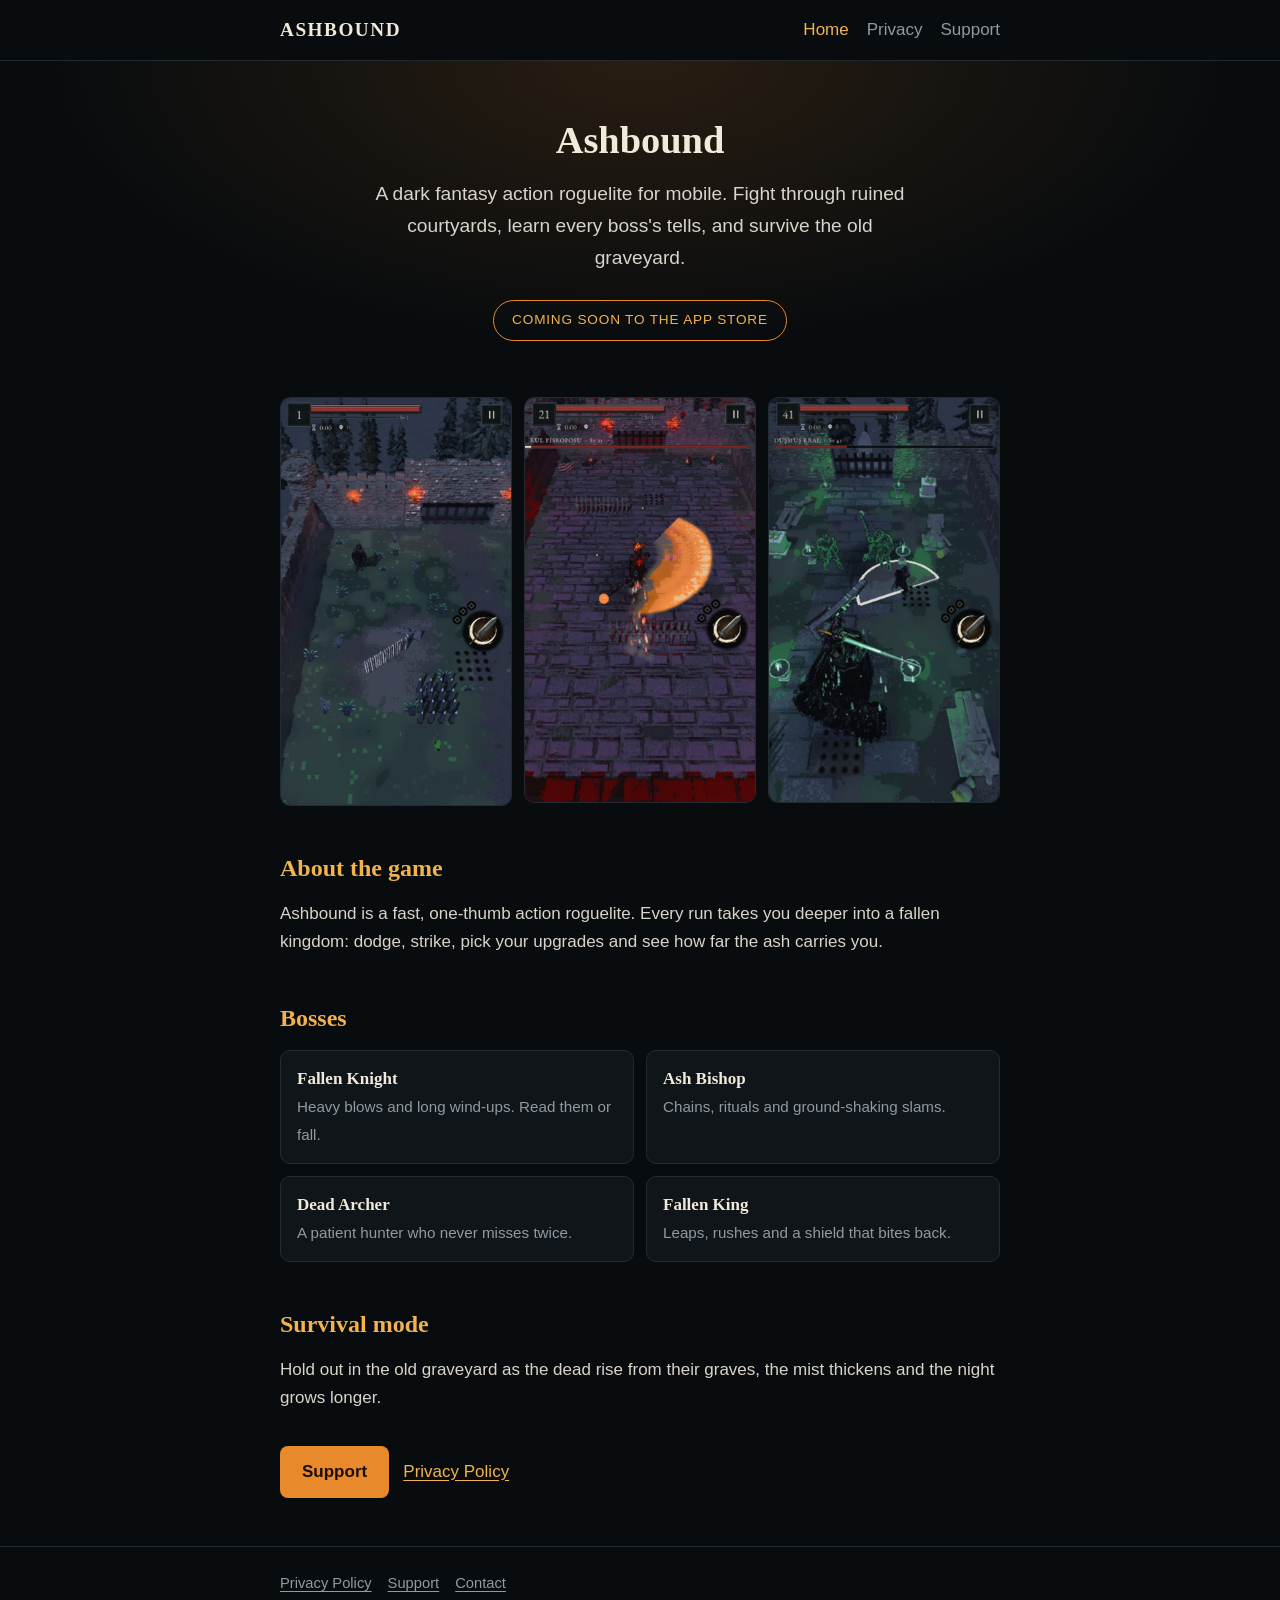
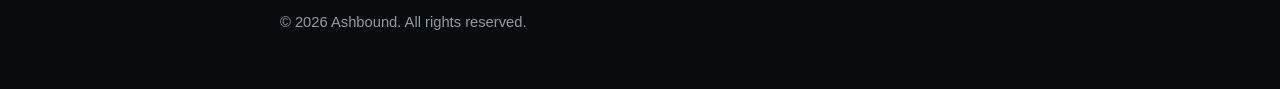
<file: index.html>
<!doctype html>
<html lang="en">
<head>
<meta charset="utf-8">
<meta name="viewport" content="width=device-width, initial-scale=1">
<title>Ashbound - Dark fantasy action roguelite</title>
<meta name="description" content="Ashbound is a dark fantasy action roguelite for mobile. Fight the Fallen Knight, Ash Bishop, Dead Archer and Fallen King.">
<meta name="theme-color" content="#090c0e">
<link rel="stylesheet" href="/style.css">
</head>
<body>
<header class="site"><div class="wrap">
<a class="brand" href="/">Ashbound</a>
<nav><a href="/" aria-current="page">Home</a><a href="/ashbound/privacy.html">Privacy</a><a href="/ashbound/support.html">Support</a></nav>
</div></header>
<section class="hero"><div class="wrap">
<h1>Ashbound</h1>
<p class="lead">A dark fantasy action roguelite for mobile. Fight through ruined courtyards, learn every boss's tells, and survive the old graveyard.</p>
<span class="badge">Coming soon to the App Store</span>
</div></section>
<main class="wrap">
<div class="shots">
<img src="/img/castle.jpg" width="716" height="1268" alt="The ruined castle courtyard in Ashbound" loading="lazy">
<img src="/img/bishop.jpg" width="630" height="1108" alt="The Ash Bishop swings a flaming blade" loading="lazy">
<img src="/img/king.jpg" width="630" height="1108" alt="The Fallen King leaps through the graveyard" loading="lazy">
</div>
<h2>About the game</h2>
<p>Ashbound is a fast, one-thumb action roguelite. Every run takes you deeper into a fallen kingdom: dodge, strike, pick your upgrades and see how far the ash carries you.</p>
<h2>Bosses</h2>
<ul class="cards">
<li><strong>Fallen Knight</strong><span>Heavy blows and long wind-ups. Read them or fall.</span></li>
<li><strong>Ash Bishop</strong><span>Chains, rituals and ground-shaking slams.</span></li>
<li><strong>Dead Archer</strong><span>A patient hunter who never misses twice.</span></li>
<li><strong>Fallen King</strong><span>Leaps, rushes and a shield that bites back.</span></li>
</ul>
<h2>Survival mode</h2>
<p>Hold out in the old graveyard as the dead rise from their graves, the mist thickens and the night grows longer.</p>
<p style="margin-top:2em"><a class="button" href="/ashbound/support.html">Support</a> &nbsp; <a href="/ashbound/privacy.html">Privacy Policy</a></p>
</main>
<footer class="site"><div class="wrap">
<a href="/ashbound/privacy.html">Privacy Policy</a><a href="/ashbound/support.html">Support</a><a href="https://github.com/aliora/aliora.github.io/issues/new">Contact</a>
<p>&copy; 2026 Ashbound. All rights reserved.</p>
</div></footer>
</body>
</html>
</file>
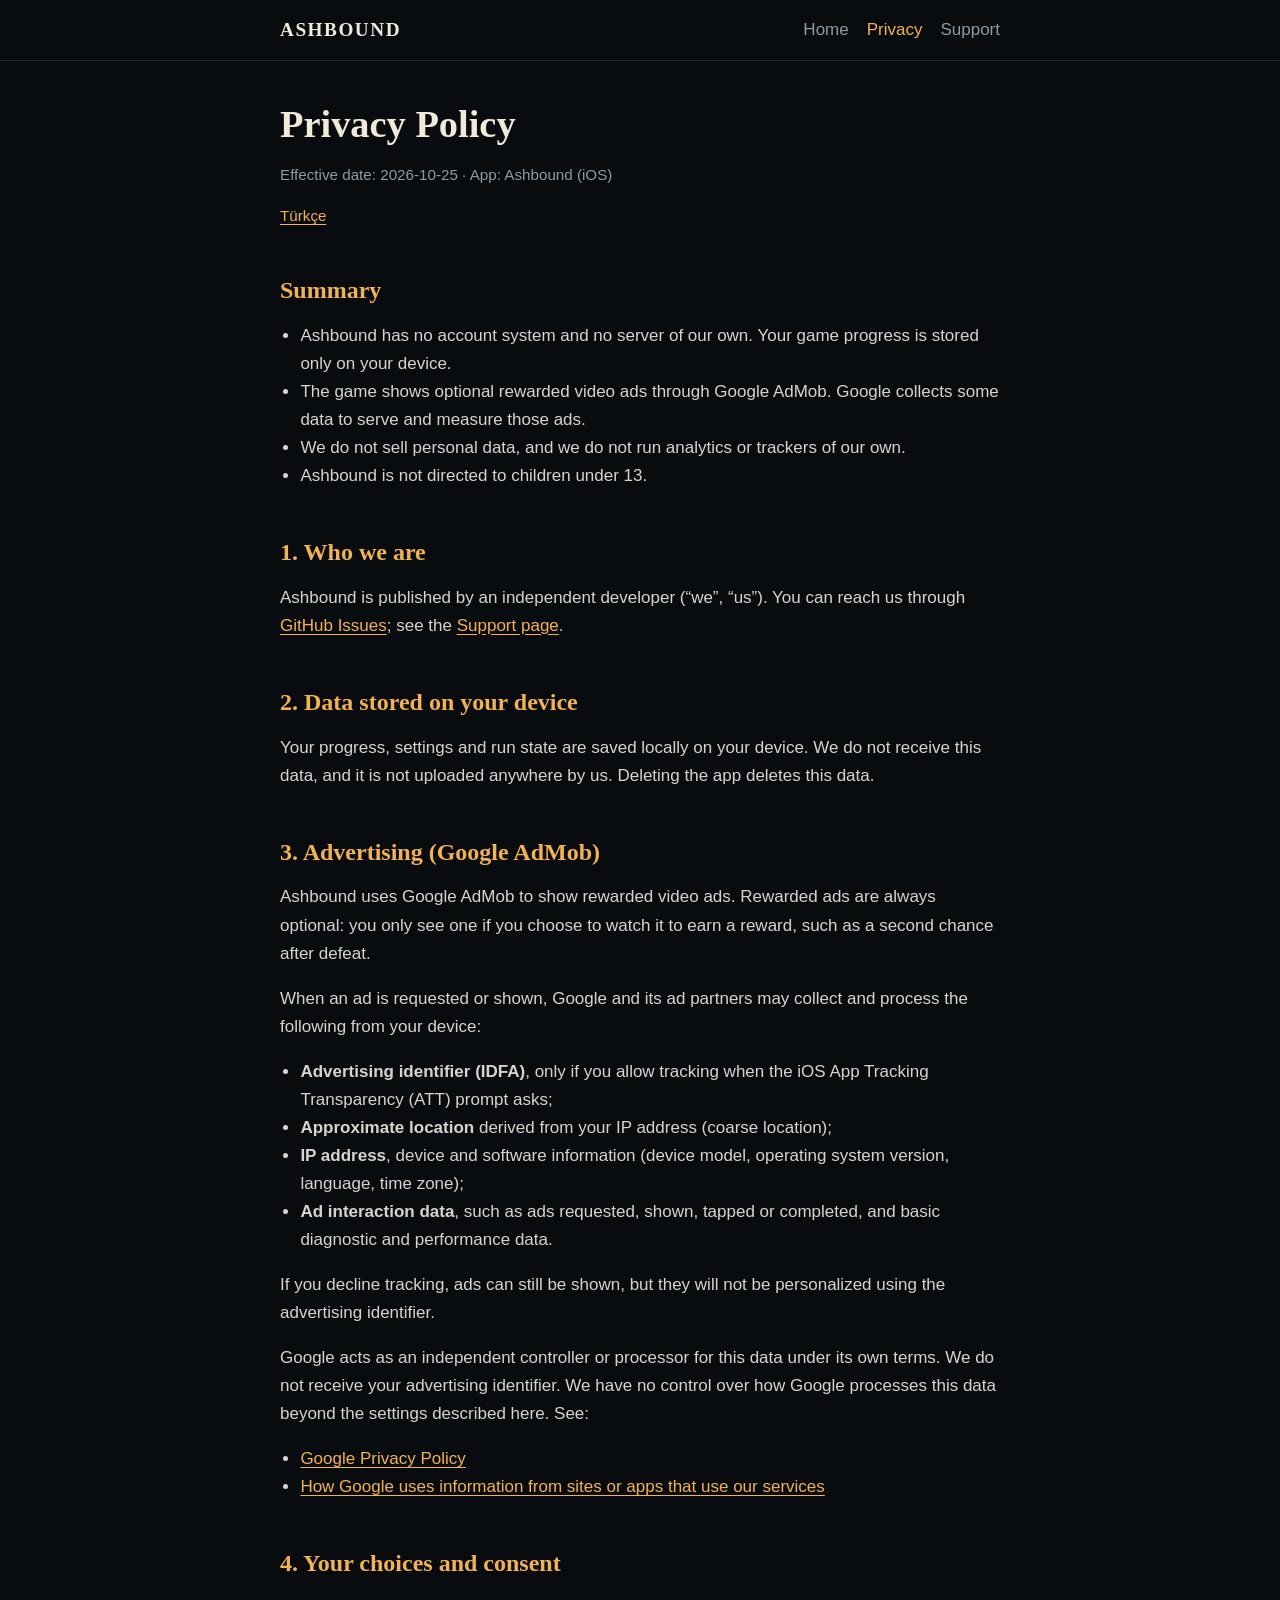
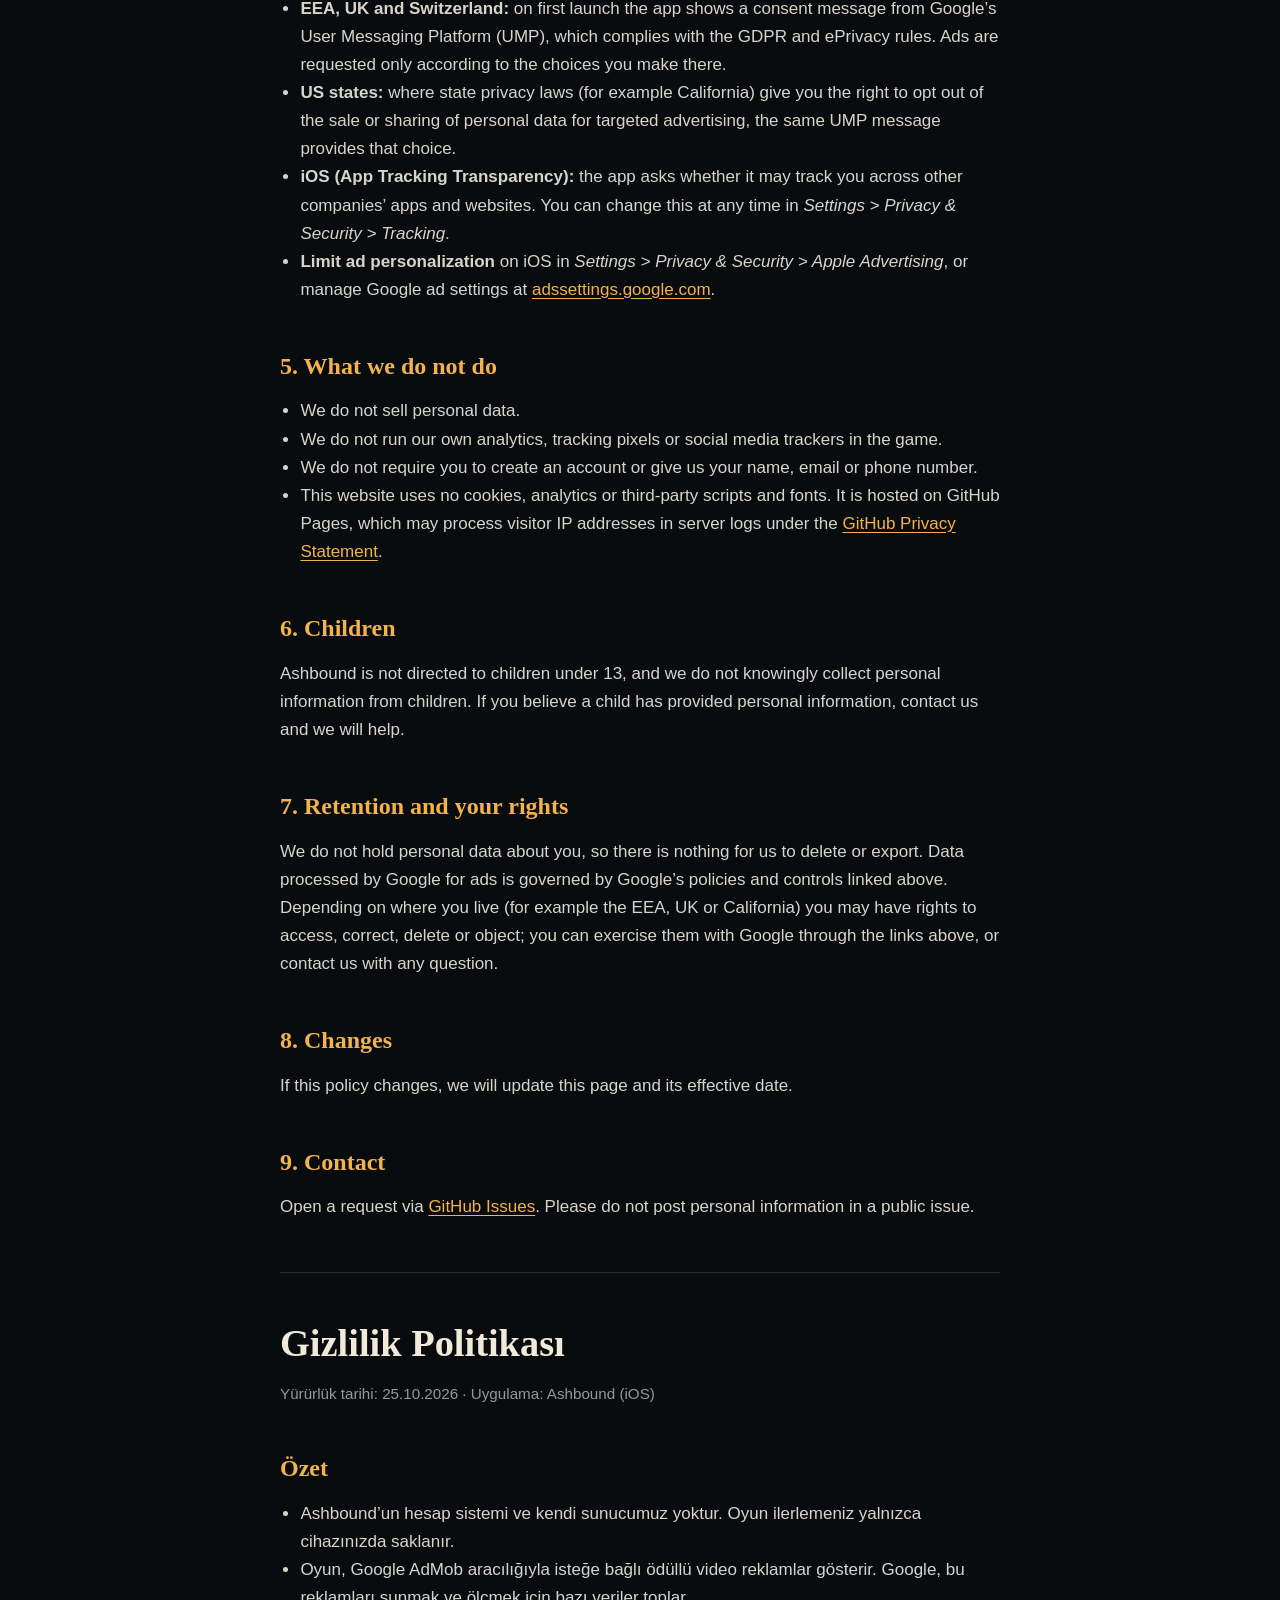
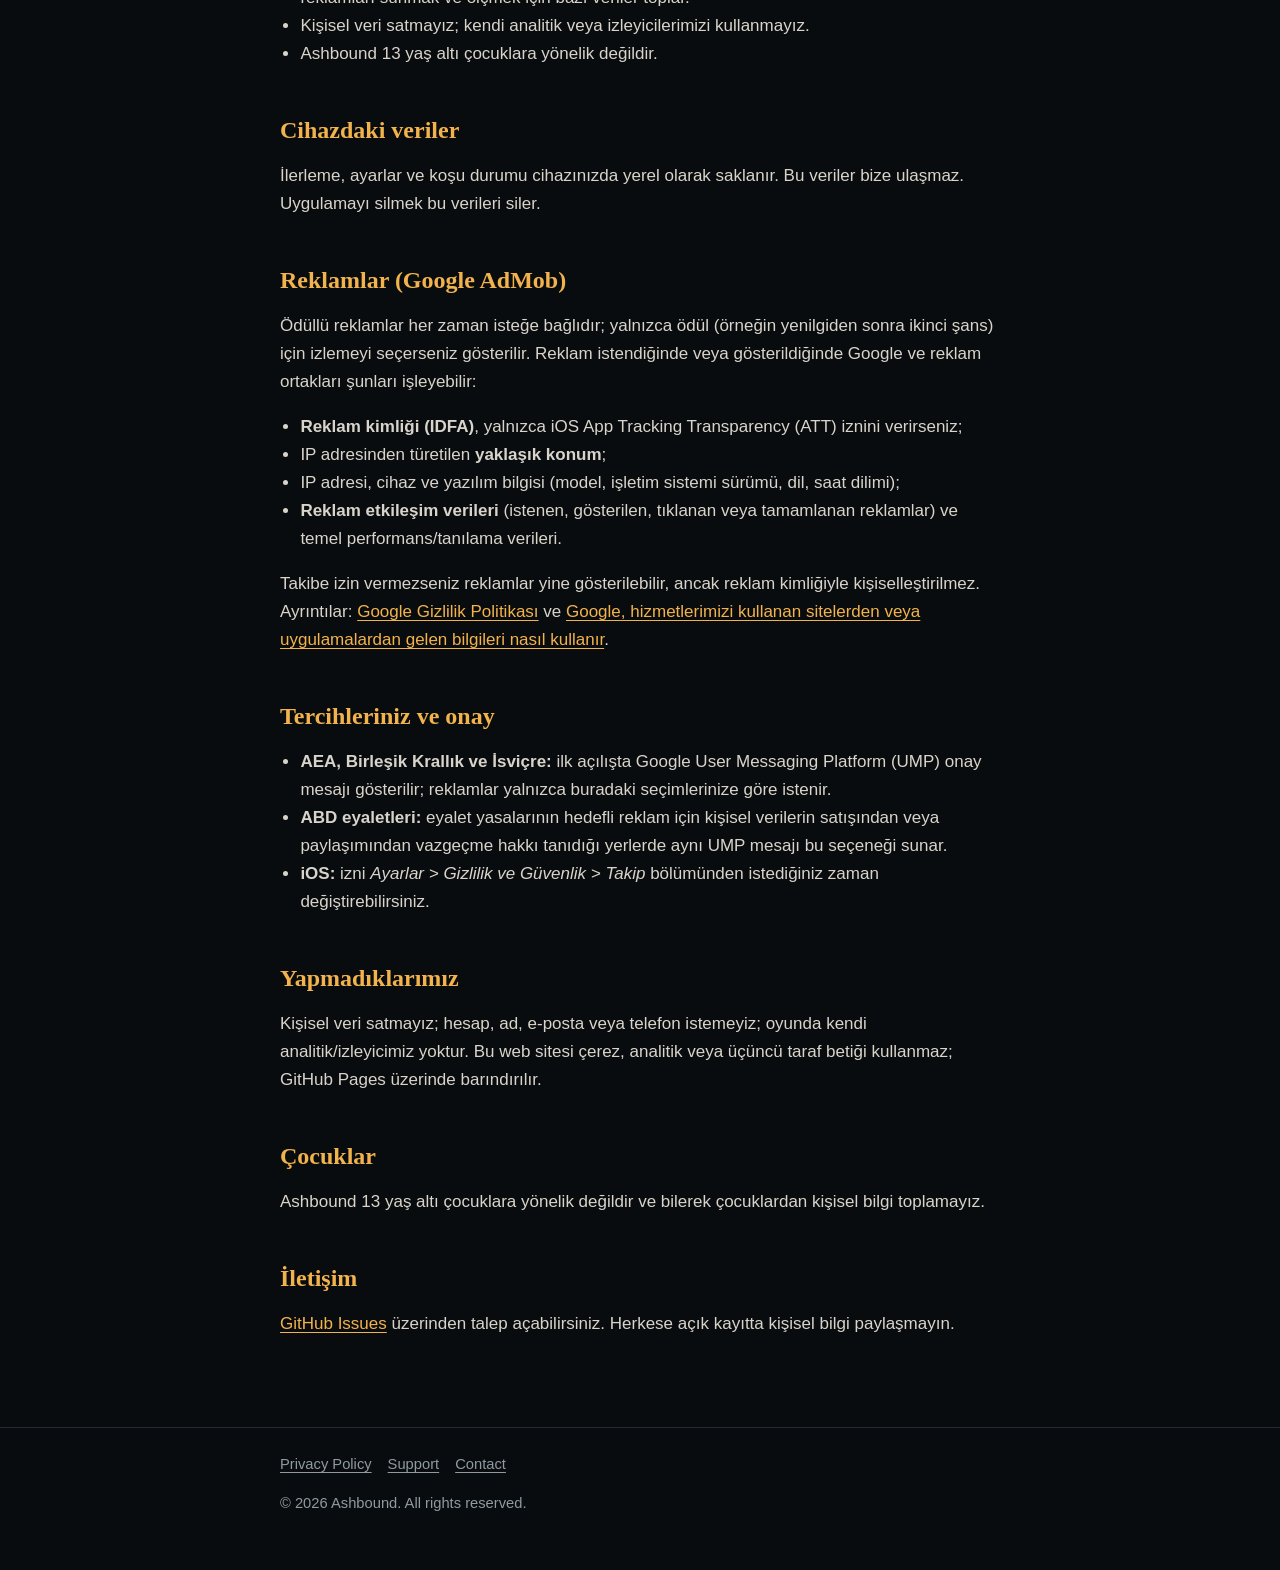
<file: privacy.html>
<!doctype html>
<html lang="en">
<head>
<meta charset="utf-8">
<meta name="viewport" content="width=device-width, initial-scale=1">
<title>Privacy Policy - Ashbound</title>
<meta name="description" content="Privacy policy for the Ashbound mobile game.">
<meta name="theme-color" content="#090c0e">
<link rel="canonical" href="https://aliora.github.io/ashbound/privacy.html">
<link rel="stylesheet" href="/style.css">
</head>
<body>
<header class="site"><div class="wrap">
<a class="brand" href="/">Ashbound</a>
<nav><a href="/">Home</a><a href="/ashbound/privacy.html" aria-current="page">Privacy</a><a href="/ashbound/support.html">Support</a></nav>
</div></header>
<main class="wrap doc">
<h1>Privacy Policy</h1>
<p class="note">Effective date: 2026-10-25 &middot; App: Ashbound (iOS)</p>
<p class="lang-switch"><a href="#tr">T&uuml;rk&ccedil;e</a></p>

<h2>Summary</h2>
<ul>
<li>Ashbound has no account system and no server of our own. Your game progress is stored only on your device.</li>
<li>The game shows optional rewarded video ads through Google AdMob. Google collects some data to serve and measure those ads.</li>
<li>We do not sell personal data, and we do not run analytics or trackers of our own.</li>
<li>Ashbound is not directed to children under 13.</li>
</ul>

<h2>1. Who we are</h2>
<p>Ashbound is published by an independent developer (&ldquo;we&rdquo;, &ldquo;us&rdquo;). You can reach us through <a href="https://github.com/aliora/aliora.github.io/issues/new">GitHub Issues</a>; see the <a href="/ashbound/support.html">Support page</a>.</p>

<h2>2. Data stored on your device</h2>
<p>Your progress, settings and run state are saved locally on your device. We do not receive this data, and it is not uploaded anywhere by us. Deleting the app deletes this data.</p>

<h2>3. Advertising (Google AdMob)</h2>
<p>Ashbound uses Google AdMob to show rewarded video ads. Rewarded ads are always optional: you only see one if you choose to watch it to earn a reward, such as a second chance after defeat.</p>
<p>When an ad is requested or shown, Google and its ad partners may collect and process the following from your device:</p>
<ul>
<li><strong>Advertising identifier (IDFA)</strong>, only if you allow tracking when the iOS App Tracking Transparency (ATT) prompt asks;</li>
<li><strong>Approximate location</strong> derived from your IP address (coarse location);</li>
<li><strong>IP address</strong>, device and software information (device model, operating system version, language, time zone);</li>
<li><strong>Ad interaction data</strong>, such as ads requested, shown, tapped or completed, and basic diagnostic and performance data.</li>
</ul>
<p>If you decline tracking, ads can still be shown, but they will not be personalized using the advertising identifier.</p>
<p>Google acts as an independent controller or processor for this data under its own terms. We do not receive your advertising identifier. We have no control over how Google processes this data beyond the settings described here. See:</p>
<ul>
<li><a href="https://policies.google.com/privacy">Google Privacy Policy</a></li>
<li><a href="https://policies.google.com/technologies/partner-sites">How Google uses information from sites or apps that use our services</a></li>
</ul>

<h2>4. Your choices and consent</h2>
<ul>
<li><strong>EEA, UK and Switzerland:</strong> on first launch the app shows a consent message from Google&rsquo;s User Messaging Platform (UMP), which complies with the GDPR and ePrivacy rules. Ads are requested only according to the choices you make there.</li>
<li><strong>US states:</strong> where state privacy laws (for example California) give you the right to opt out of the sale or sharing of personal data for targeted advertising, the same UMP message provides that choice.</li>
<li><strong>iOS (App Tracking Transparency):</strong> the app asks whether it may track you across other companies&rsquo; apps and websites. You can change this at any time in <em>Settings &gt; Privacy &amp; Security &gt; Tracking</em>.</li>
<li><strong>Limit ad personalization</strong> on iOS in <em>Settings &gt; Privacy &amp; Security &gt; Apple Advertising</em>, or manage Google ad settings at <a href="https://adssettings.google.com">adssettings.google.com</a>.</li>
</ul>

<h2>5. What we do not do</h2>
<ul>
<li>We do not sell personal data.</li>
<li>We do not run our own analytics, tracking pixels or social media trackers in the game.</li>
<li>We do not require you to create an account or give us your name, email or phone number.</li>
<li>This website uses no cookies, analytics or third-party scripts and fonts. It is hosted on GitHub Pages, which may process visitor IP addresses in server logs under the <a href="https://docs.github.com/en/site-policy/privacy-policies/github-general-privacy-statement">GitHub Privacy Statement</a>.</li>
</ul>

<h2>6. Children</h2>
<p>Ashbound is not directed to children under 13, and we do not knowingly collect personal information from children. If you believe a child has provided personal information, contact us and we will help.</p>

<h2>7. Retention and your rights</h2>
<p>We do not hold personal data about you, so there is nothing for us to delete or export. Data processed by Google for ads is governed by Google&rsquo;s policies and controls linked above. Depending on where you live (for example the EEA, UK or California) you may have rights to access, correct, delete or object; you can exercise them with Google through the links above, or contact us with any question.</p>

<h2>8. Changes</h2>
<p>If this policy changes, we will update this page and its effective date.</p>

<h2>9. Contact</h2>
<p>Open a request via <a href="https://github.com/aliora/aliora.github.io/issues/new">GitHub Issues</a>. Please do not post personal information in a public issue.</p>

<hr style="border:0;border-top:1px solid var(--line);margin:3em 0 0">
<section id="tr" lang="tr">
<h1 style="margin-top:1.2em">Gizlilik Politikas&#305;</h1>
<p class="note">Y&uuml;r&uuml;rl&uuml;k tarihi: 25.10.2026 &middot; Uygulama: Ashbound (iOS)</p>

<h2>&Ouml;zet</h2>
<ul>
<li>Ashbound&rsquo;un hesap sistemi ve kendi sunucumuz yoktur. Oyun ilerlemeniz yaln&#305;zca cihaz&#305;n&#305;zda saklan&#305;r.</li>
<li>Oyun, Google AdMob arac&#305;l&#305;&#287;&#305;yla iste&#287;e ba&#287;l&#305; &ouml;d&uuml;ll&uuml; video reklamlar g&ouml;sterir. Google, bu reklamlar&#305; sunmak ve &ouml;l&ccedil;mek i&ccedil;in baz&#305; veriler toplar.</li>
<li>Ki&#351;isel veri satmay&#305;z; kendi analitik veya izleyicilerimizi kullanmay&#305;z.</li>
<li>Ashbound 13 ya&#351; alt&#305; &ccedil;ocuklara y&ouml;nelik de&#287;ildir.</li>
</ul>

<h2>Cihazdaki veriler</h2>
<p>&#304;lerleme, ayarlar ve ko&#351;u durumu cihaz&#305;n&#305;zda yerel olarak saklan&#305;r. Bu veriler bize ula&#351;maz. Uygulamay&#305; silmek bu verileri siler.</p>

<h2>Reklamlar (Google AdMob)</h2>
<p>&Ouml;d&uuml;ll&uuml; reklamlar her zaman iste&#287;e ba&#287;l&#305;d&#305;r; yaln&#305;zca &ouml;d&uuml;l (&ouml;rne&#287;in yenilgiden sonra ikinci &#351;ans) i&ccedil;in izlemeyi se&ccedil;erseniz g&ouml;sterilir. Reklam istendi&#287;inde veya g&ouml;sterildi&#287;inde Google ve reklam ortaklar&#305; &#351;unlar&#305; i&#351;leyebilir:</p>
<ul>
<li><strong>Reklam kimli&#287;i (IDFA)</strong>, yaln&#305;zca iOS App Tracking Transparency (ATT) iznini verirseniz;</li>
<li>IP adresinden t&uuml;retilen <strong>yakla&#351;&#305;k konum</strong>;</li>
<li>IP adresi, cihaz ve yaz&#305;l&#305;m bilgisi (model, i&#351;letim sistemi s&uuml;r&uuml;m&uuml;, dil, saat dilimi);</li>
<li><strong>Reklam etkile&#351;im verileri</strong> (istenen, g&ouml;sterilen, t&#305;klanan veya tamamlanan reklamlar) ve temel performans/tan&#305;lama verileri.</li>
</ul>
<p>Takibe izin vermezseniz reklamlar yine g&ouml;sterilebilir, ancak reklam kimli&#287;iyle ki&#351;iselle&#351;tirilmez. Ayr&#305;nt&#305;lar: <a href="https://policies.google.com/privacy">Google Gizlilik Politikas&#305;</a> ve <a href="https://policies.google.com/technologies/partner-sites">Google, hizmetlerimizi kullanan sitelerden veya uygulamalardan gelen bilgileri nas&#305;l kullan&#305;r</a>.</p>

<h2>Tercihleriniz ve onay</h2>
<ul>
<li><strong>AEA, Birle&#351;ik Krall&#305;k ve &#304;svi&ccedil;re:</strong> ilk a&ccedil;&#305;l&#305;&#351;ta Google User Messaging Platform (UMP) onay mesaj&#305; g&ouml;sterilir; reklamlar yaln&#305;zca buradaki se&ccedil;imlerinize g&ouml;re istenir.</li>
<li><strong>ABD eyaletleri:</strong> eyalet yasalar&#305;n&#305;n hedefli reklam i&ccedil;in ki&#351;isel verilerin sat&#305;&#351;&#305;ndan veya payla&#351;&#305;m&#305;ndan vazge&ccedil;me hakk&#305; tan&#305;d&#305;&#287;&#305; yerlerde ayn&#305; UMP mesaj&#305; bu se&ccedil;ene&#287;i sunar.</li>
<li><strong>iOS:</strong> izni <em>Ayarlar &gt; Gizlilik ve G&uuml;venlik &gt; Takip</em> b&ouml;l&uuml;m&uuml;nden istedi&#287;iniz zaman de&#287;i&#351;tirebilirsiniz.</li>
</ul>

<h2>Yapmad&#305;klar&#305;m&#305;z</h2>
<p>Ki&#351;isel veri satmay&#305;z; hesap, ad, e-posta veya telefon istemeyiz; oyunda kendi analitik/izleyicimiz yoktur. Bu web sitesi &ccedil;erez, analitik veya &uuml;&ccedil;&uuml;nc&uuml; taraf beti&#287;i kullanmaz; GitHub Pages &uuml;zerinde bar&#305;nd&#305;r&#305;l&#305;r.</p>

<h2>&Ccedil;ocuklar</h2>
<p>Ashbound 13 ya&#351; alt&#305; &ccedil;ocuklara y&ouml;nelik de&#287;ildir ve bilerek &ccedil;ocuklardan ki&#351;isel bilgi toplamay&#305;z.</p>

<h2>&#304;leti&#351;im</h2>
<p><a href="https://github.com/aliora/aliora.github.io/issues/new">GitHub Issues</a> &uuml;zerinden talep a&ccedil;abilirsiniz. Herkese a&ccedil;&#305;k kay&#305;tta ki&#351;isel bilgi payla&#351;may&#305;n.</p>
</section>
</main>
<footer class="site"><div class="wrap">
<a href="/ashbound/privacy.html">Privacy Policy</a><a href="/ashbound/support.html">Support</a><a href="https://github.com/aliora/aliora.github.io/issues/new">Contact</a>
<p>&copy; 2026 Ashbound. All rights reserved.</p>
</div></footer>
</body>
</html>
</file>
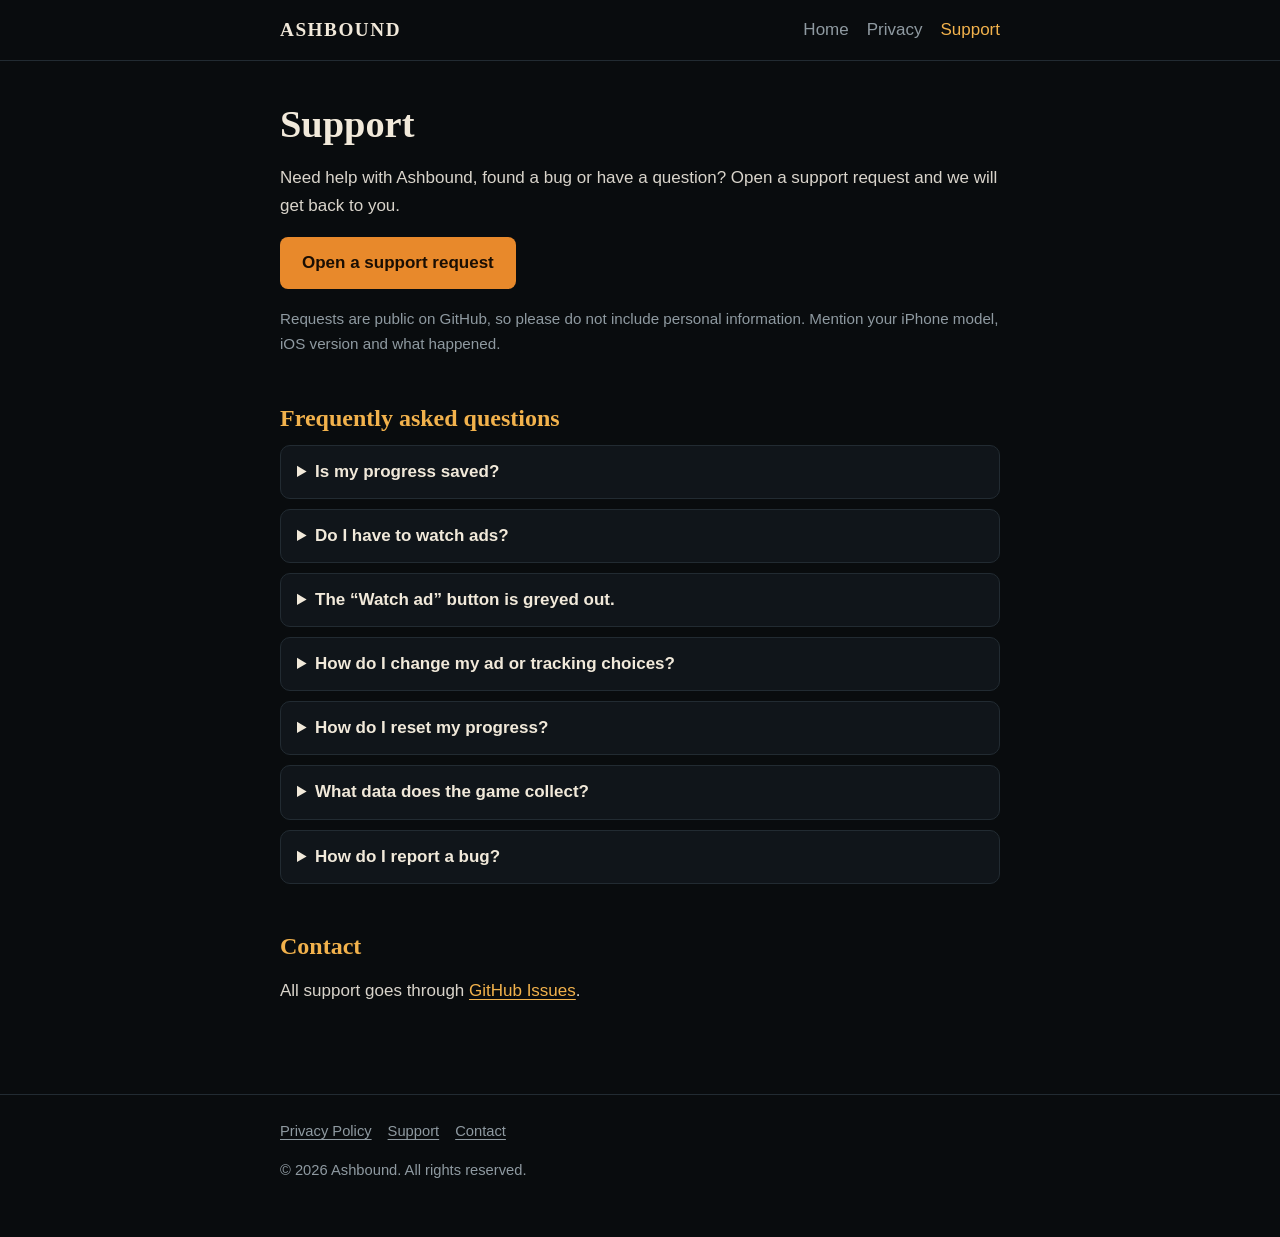
<file: support.html>
<!doctype html>
<html lang="en">
<head>
<meta charset="utf-8">
<meta name="viewport" content="width=device-width, initial-scale=1">
<title>Support - Ashbound</title>
<meta name="description" content="Support and frequently asked questions for the Ashbound mobile game.">
<meta name="theme-color" content="#090c0e">
<link rel="canonical" href="https://aliora.github.io/ashbound/support.html">
<link rel="stylesheet" href="/style.css">
</head>
<body>
<header class="site"><div class="wrap">
<a class="brand" href="/">Ashbound</a>
<nav><a href="/">Home</a><a href="/ashbound/privacy.html">Privacy</a><a href="/ashbound/support.html" aria-current="page">Support</a></nav>
</div></header>
<main class="wrap doc">
<h1>Support</h1>
<p>Need help with Ashbound, found a bug or have a question? Open a support request and we will get back to you.</p>
<p><a class="button" href="https://github.com/aliora/aliora.github.io/issues/new">Open a support request</a></p>
<p class="note">Requests are public on GitHub, so please do not include personal information. Mention your iPhone model, iOS version and what happened.</p>

<h2>Frequently asked questions</h2>
<details><summary>Is my progress saved?</summary>
<p>Yes. Progress is saved on your device. There is no account, so progress does not sync between devices, and deleting the app deletes it. A run in progress is also saved when you leave the app and offered back when you return.</p></details>
<details><summary>Do I have to watch ads?</summary>
<p>No. Ads are optional. The only ad is a rewarded video that you can choose to watch to get a second chance after being defeated. The game is fully playable without watching any.</p></details>
<details><summary>The &ldquo;Watch ad&rdquo; button is greyed out.</summary>
<p>An ad is not loaded yet or none is available right now. Check your internet connection and try again in a moment.</p></details>
<details><summary>How do I change my ad or tracking choices?</summary>
<p>Tracking: open iOS <em>Settings &gt; Privacy &amp; Security &gt; Tracking</em> and switch Ashbound on or off. Consent message (EEA, UK, Switzerland, US states): Ashbound has no in-game button for it yet. Deleting and reinstalling the app resets your choices, and the consent message is shown again on the next launch (if it applies in your region). See the <a href="/ashbound/privacy.html">Privacy Policy</a>.</p></details>
<details><summary>How do I reset my progress?</summary>
<p>Delete the app and reinstall it. This removes all local data.</p></details>
<details><summary>What data does the game collect?</summary>
<p>We collect none ourselves. Google AdMob processes some data to show ads; details are in the <a href="/ashbound/privacy.html">Privacy Policy</a>.</p></details>
<details><summary>How do I report a bug?</summary>
<p><a href="https://github.com/aliora/aliora.github.io/issues/new">Open an issue</a> with your device model, iOS version, what you were doing and, if possible, the boss or stage.</p></details>

<h2>Contact</h2>
<p>All support goes through <a href="https://github.com/aliora/aliora.github.io/issues/new">GitHub Issues</a>.</p>
</main>
<footer class="site"><div class="wrap">
<a href="/ashbound/privacy.html">Privacy Policy</a><a href="/ashbound/support.html">Support</a><a href="https://github.com/aliora/aliora.github.io/issues/new">Contact</a>
<p>&copy; 2026 Ashbound. All rights reserved.</p>
</div></footer>
</body>
</html>
</file>
<file: style.css>
:root {
  --bg: #090c0e;
  --panel: #10151a;
  --line: #222b32;
  --text: #d9d4cb;
  --muted: #8f9aa1;
  --ember: #e8892b;
  --amber: #f2b24c;
}
* { box-sizing: border-box; }
html { -webkit-text-size-adjust: 100%; }
body {
  margin: 0;
  background: var(--bg);
  color: var(--text);
  font: 17px/1.65 -apple-system, "Segoe UI", Roboto, Helvetica, Arial, sans-serif;
}
a { color: var(--amber); text-underline-offset: 3px; }
a:hover { color: var(--ember); }
h1, h2, h3 {
  font-family: Georgia, "Times New Roman", serif;
  font-weight: 700;
  line-height: 1.2;
  color: #f1e9da;
}
h1 { font-size: 2.4rem; margin: 0 0 .4em; }
h2 { font-size: 1.5rem; margin: 2em 0 .5em; color: var(--amber); }
h3 { font-size: 1.15rem; margin: 1.5em 0 .4em; }
.wrap { max-width: 760px; margin: 0 auto; padding: 0 20px; }
header.site { border-bottom: 1px solid var(--line); }
header.site .wrap {
  display: flex; flex-wrap: wrap; gap: 8px 24px;
  align-items: center; justify-content: space-between; padding-top: 16px; padding-bottom: 16px;
}
.brand { font: 700 1.2rem Georgia, serif; color: #f1e9da; text-decoration: none; letter-spacing: .08em; text-transform: uppercase; }
nav a { margin-right: 18px; text-decoration: none; color: var(--muted); }
nav a:last-child { margin-right: 0; }
nav a:hover, nav a[aria-current="page"] { color: var(--amber); }
.hero { padding: 56px 0 24px; text-align: center; background: radial-gradient(ellipse at 50% 0, rgba(232,137,43,.14), transparent 65%); }
.hero p.lead { font-size: 1.2rem; max-width: 560px; margin: 0 auto 1.4em; color: var(--text); }
.badge {
  display: inline-block; padding: 8px 18px; border: 1px solid var(--ember);
  border-radius: 999px; color: var(--amber); letter-spacing: .06em; text-transform: uppercase; font-size: .85rem;
}
.shots { display: grid; grid-template-columns: repeat(3, 1fr); gap: 12px; margin: 32px 0; }
.shots img { width: 100%; height: auto; display: block; border-radius: 10px; border: 1px solid var(--line); }
.cards { display: grid; grid-template-columns: repeat(2, 1fr); gap: 12px; padding: 0; list-style: none; }
.cards li { background: var(--panel); border: 1px solid var(--line); border-radius: 10px; padding: 14px 16px; }
.cards strong { display: block; color: #f1e9da; font-family: Georgia, serif; }
.cards span { color: var(--muted); font-size: .95rem; }
.button {
  display: inline-block; padding: 12px 22px; background: var(--ember); color: #1a0e03;
  border-radius: 8px; font-weight: 700; text-decoration: none;
}
.button:hover { background: var(--amber); color: #1a0e03; }
main.doc { padding-top: 40px; padding-bottom: 24px; }
main.doc ul { padding-left: 1.2em; }
details { background: var(--panel); border: 1px solid var(--line); border-radius: 10px; padding: 12px 16px; margin: 10px 0; }
summary { cursor: pointer; font-weight: 600; color: #f1e9da; }
details p { margin: .6em 0 .2em; }
.note { color: var(--muted); font-size: .95rem; }
footer.site { border-top: 1px solid var(--line); margin-top: 48px; padding: 24px 0 40px; color: var(--muted); font-size: .92rem; }
footer.site a { color: var(--muted); margin-right: 16px; }
footer.site a:hover { color: var(--amber); }
.lang-switch { margin: 0 0 1.5em; font-size: .95rem; }
@media (max-width: 560px) {
  body { font-size: 16px; }
  h1 { font-size: 1.9rem; }
  .hero { padding-top: 36px; }
  .shots { grid-template-columns: 1fr; max-width: 300px; margin-left: auto; margin-right: auto; }
  .cards { grid-template-columns: 1fr; }
}
</file>
